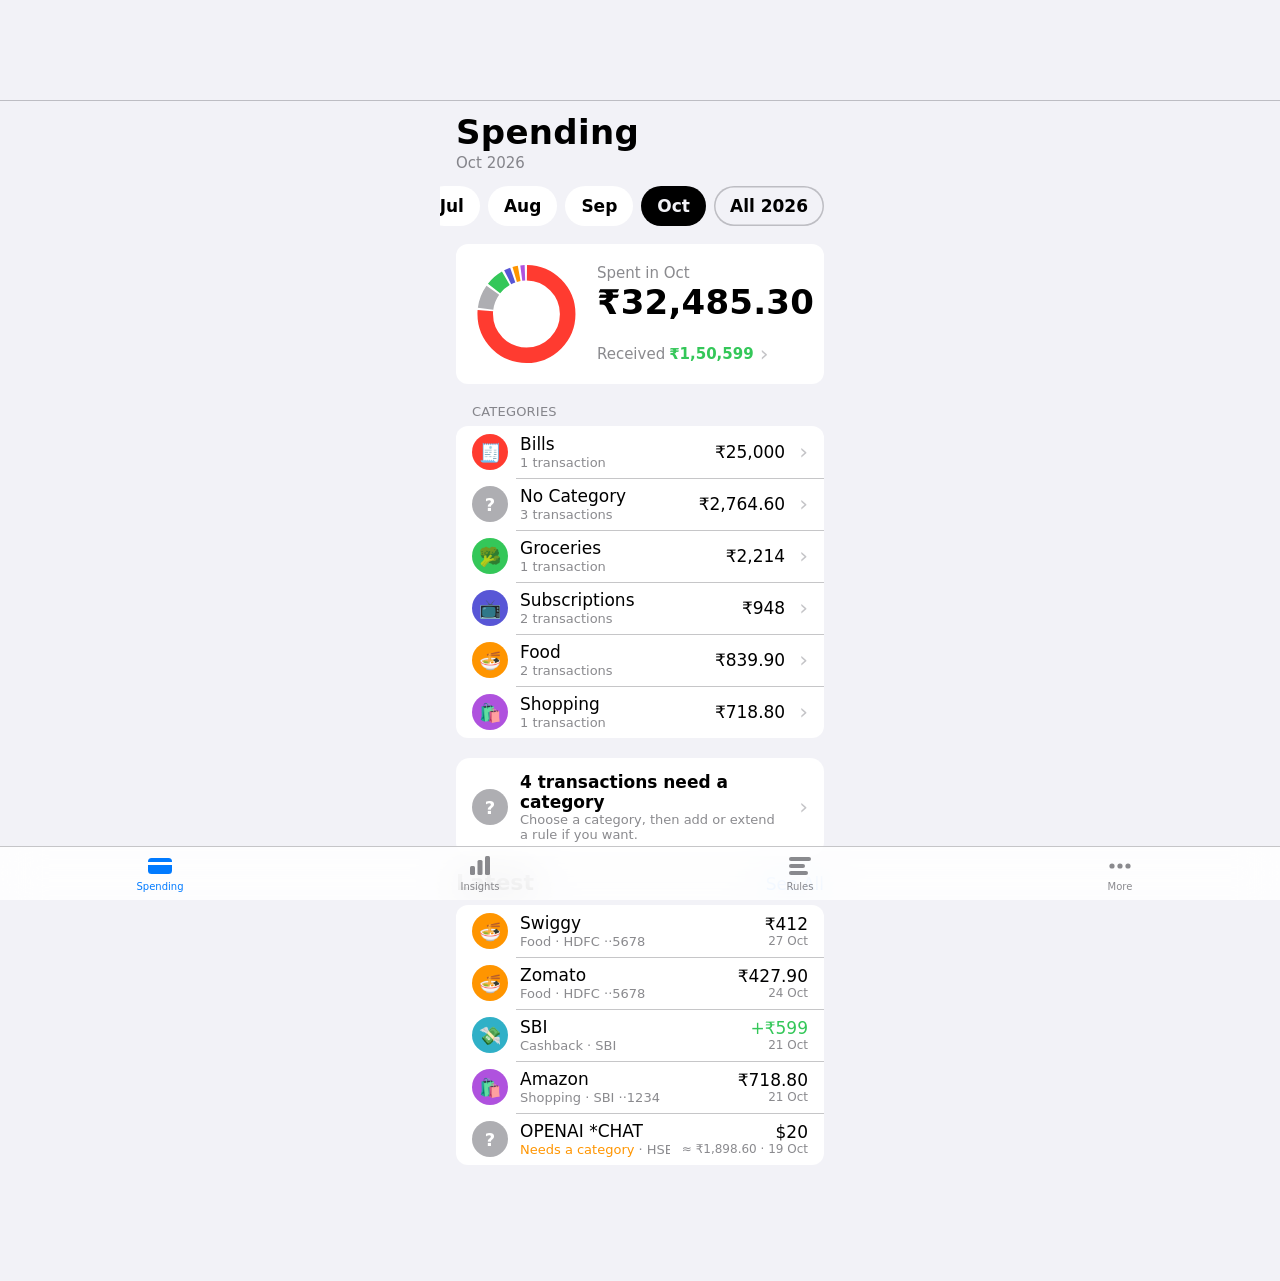
<file: dashboard/preview.html>
<!doctype html>
<!-- Laptop preview with fake data. Not installed on the phone (not in manifest.json).
     Loads the same files Scriptable inlines; Save logs the change instead of writing files. -->
<html lang="en">
<head>
<meta charset="utf-8">
<meta name="viewport" content="width=device-width, initial-scale=1">
<title>FinTrack dashboard preview</title>
<link rel="stylesheet" href="style.css">
<style>body { max-width: 400px; margin: 0 auto; min-height: 100vh; }</style>
</head>
<body>
<div id="app"></div>
<script>var module = { exports: {} };</script>
<script src="../lib/tags.js"></script>
<script>window.FT = { tags: module.exports }; module = { exports: {} };</script>
<script src="../lib/format.js"></script>
<script>FT.format = module.exports; module = { exports: {} };</script>
<script src="../lib/accounts.js"></script>
<script>FT.accounts = module.exports;</script>
<script src="app.js"></script>
<script>
  const MERCHANTS = [
    ["Swiggy", -41200, "HDFC", "5678"], ["Zomato", -38900, "HDFC", "5678"], ["Amazon", -59900, "SBI", "1234"],
    ["Uber", -27600, "ICICI", "246"], ["BLUE TOKAI", -34000, "HDFC", "5678"], ["THIRD WAVE COFFEE", -41000, "ICICI", "246"],
    ["Google", -29900, "ICICI", "246"], ["RAHUL K", -3000000, "SBI", "4321"], ["BIGBASKET", -184500, "SBI", "1234"],
  ];
  const BILLS = [["NETFLIX", -64900, 3], ["HOUSE RENT", -2500000, 1], ["AIRTEL", -99900, 12, true], ["BESCOM", -185000, 18, true], ["SPOTIFY", -11900, 30, true]];
  const months = {};
  for (let back = 0; back < 6; back++) {
    const d = new Date(2026, 9 - back, 1);
    const ym = `${d.getFullYear()}-${String(d.getMonth() + 1).padStart(2, "0")}`;
    const list = [];
    MERCHANTS.forEach(([merchant, paise, bank, account], i) => {
      if ((i + back) % 4 === 3) return;
      const day = String(27 - ((i * 3 + back) % 26)).padStart(2, "0");
      list.push({ id: `${ym}-${i}`, date: `${ym}-${day}`, merchant, bank, account, currency: "INR",
        amountPaise: Math.round(paise * (1 + ((i + back) % 3) / 10)), template: "generic", confidence: "high",
        raw: `Rs ${-paise / 100} debited from A/c XX${account} towards ${merchant}`, capturedAt: `${ym}-${day}T10:00:00Z` });
    });
    BILLS.forEach(([merchant, paise, day, skipNow], i) => {
      if (back === 0 && skipNow) return;
      const date = `${ym}-${String(day).padStart(2, "0")}`;
      list.push({ id: `${ym}-bill${i}`, date, merchant, bank: "SBI", account: "8948", currency: "INR",
        amountPaise: merchant === "BESCOM" ? Math.round(paise * (1 + (back % 3) / 20)) : paise, template: "generic", confidence: "high",
        raw: `Rs ${-paise / 100} debited from A/c XX8948 towards ${merchant}`, capturedAt: `${date}T10:00:00Z` });
    });
    list.push({ id: `${ym}-cb`, date: `${ym}-21`, merchant: null, bank: "SBI", account: null, currency: "INR", amountPaise: 59900,
      template: "generic", confidence: "low", raw: "It's Cashback Time! Rs. 599 has been credited to your CASHBACK SBI Card account", capturedAt: `${ym}-21T10:00:00Z` });
    if (back === 0) list.push(
      { id: "self-in", date: "2026-10-25", merchant: "you.name@sbi", bank: "HSBC", account: "6001", currency: "INR", amountPaise: 2000000, template: "hsbc-upi-credit", confidence: "high",
        raw: "Your HSBC Acc XXXXXX6001 is credited for INR 20,000.00 on 25-Oct-26 from you.name@sbi. UPI Ref No 600000000001", capturedAt: "2026-10-25T10:00:00Z" },
      { id: "self-bill", date: "2026-10-24", merchant: "SBI CARDS AND PAYMENT", bank: "HSBC", account: "6001", currency: "INR", amountPaise: -1543000, template: "hsbc-account-paid", confidence: "high",
        raw: "INR 15,430.00 is paid from HSBC account XXXXXX6001 to SBI CARDS AND PAYMENT on 24-Oct-26 with ref 600000000002.", capturedAt: "2026-10-24T10:00:00Z" },
      { id: "self-name", date: "2026-10-23", merchant: "A KUMAR", bank: "SBI", account: "4321", currency: "INR", amountPaise: -500000, template: "sbi-upi-debit", confidence: "high",
        raw: "Dear UPI user A/C X4321 debited by 5000.00 on date 23Oct26 trf to A KUMAR Refno 600000000003 If not u? call-1800111109 for other services-18001234-SBI", capturedAt: "2026-10-23T10:00:00Z" },
      { id: "self-neft", date: "2026-10-17", merchant: "ARJUN MEHTA (SBIN ··4321)", bank: "HSBC", account: null, currency: "INR", amountPaise: -2500000, template: "hsbc-neft-out", confidence: "high",
        raw: "HSBC: Dear HSBC Customer, your NEFT transaction with reference number HSBCN00000000001 for INR 25,000.00 has been credited to the SBIN A/c XXXXXXX4321 of ARJUN MEHTA on 17-10-2026 at 16:08:02 .", capturedAt: "2026-10-17T10:00:00Z" },
      { id: "self-card", date: "2026-10-26", merchant: "HSBC Card ··9012", card: "9012", bank: "HSBC", account: "001", currency: "INR", amountPaise: -1200000, template: "hsbc-card-payment", confidence: "high",
        raw: "HSBC: Dear Customer, your HSBC A/c 000000***-001 has been debited with INR 12,000.00- on 26OCT as payment towards card ending with 9012 . Your avl Bal is 1,00,000.00.", capturedAt: "2026-10-26T10:00:00Z" },
      { id: "salary", date: "2026-10-14", merchant: "ACME TECH PVT LTD (CITI ··7788)", bank: "HSBC", account: "001", currency: "INR", amountPaise: 15000000, template: "hsbc-neft-in", confidence: "high",
        raw: "HSBC: A/c 000000***-001 is credited with INR 1,50,000.00 + on 14OCT at 12.35.54 with UTR CITIN00000000001 as NEFT from CITI A/c ***7788 of ACME TECH PVT LTD*** . Your Avl Bal is INR 2,00,000.00.", capturedAt: "2026-10-14T10:00:00Z" });
    if (back === 0) list.push({ id: "usd", date: "2026-10-19", merchant: "OPENAI *CHATGPT", bank: "HSBC", account: "1234", currency: "USD",
      amountPaise: -2000, inrPaise: -189860, exchangeRate: 94.93, exchangeRateDate: "2026-10-19",
      template: "hsbc-cc-spend", confidence: "high", raw: "HSBC Credit Card used at OPENAI", capturedAt: "2026-10-19T10:00:00Z" });
    months[ym] = list.sort((a, b) => (a.date < b.date ? 1 : -1));
  }
  const rules = [
    { when: { direction: "in", text: "cashback" }, set: { category: "Cashback" } },
    { when: { merchant: "swiggy|zomato", direction: "out" }, set: { category: "Food" } },
    { when: { merchant: "uber|ola|rapido" }, set: { category: "Travel" } },
    { when: { merchant: "^Amazon$" }, set: { category: "Shopping" } },
    { when: { merchant: "^Google$" }, set: { category: "Subscriptions" } },
    { when: { merchant: "netflix|spotify" }, set: { category: "Subscriptions" } },
    { when: { merchant: "airtel|bescom|rent" }, set: { category: "Bills" } },
    { when: { merchant: "^BIGBASKET$" }, set: { category: "Groceries" } },
    { when: { merchant: "^RAHUL K$" }, set: { category: "Transfers" } },
  ];
  const unparsed = [
    { id: "u1", text: "Your a/c XX4321 has a pending mandate of Rs 499.00 for NETFLIX on 30-10-26." },
    { id: "u2", text: "Rs.250 sent via PhonePe to 98XXXXXX12 from A/c X7788." },
  ];
  fintrack.send = (message) => {
    console.log("[preview] Scriptable would run:", JSON.stringify(message, null, 1));
    if (message.action === "addManual") {
      const ym = message.date.slice(0, 7);
      const id = `manual-preview-${Date.now()}`;
      const tx = {
        id, template: "manual", confidence: "high", bank: message.bank, accountType: message.accountType,
        account: message.account, merchant: message.merchant, currency: "INR",
        amountPaise: message.direction === "out" ? -message.amountPaise : message.amountPaise,
        date: message.date, raw: null, note: message.note || null, capturedAt: new Date().toISOString(),
        manual: { category: message.category },
      };
      months[ym] = [tx, ...(months[ym] || [])];
      return setTimeout(() => fintrack.reply({
        ok: true, title: "Added", message: "", ym, id,
        data: { months, rules, categories: { Transfers: { emoji: "↔︎", colour: "#8e8e93" } }, accounts, unparsed, version: "preview · fake data", currentMonth: ym },
      }), 150);
    }
    const replies = {
      save: { ok: true },
      pasteSms: { ok: true, title: "Saved", message: "−₹120.00 Swiggy (preview)" },
      copy: { ok: true, title: "Copied", message: "" },
      deleteTx: { ok: true, title: "Deleted", message: "Preview only: nothing was deleted." },
      clearUnparsed: { ok: true, title: "Cleared", message: "", data: { months, rules, unparsed: [], version: "preview" } },
      update: { ok: true, title: "Updating", message: "Open FinTrack again when the update has finished." },
    };
    setTimeout(() => fintrack.reply(replies[message.action] || { ok: false, message: "Unknown action" }), 150);
  };
  const accounts = [
    { bank: "SBI", account: { last4: "4321", name: "Savings", upi: ["you.name@sbi"] }, cards: [{ last4: "5678", name: "Cashback", bills: ["SBI CARDS"] }] },
    { bank: "HSBC", account: { last4: "6001", name: "Savings", upi: ["you@okhsbc"], names: ["A KUMAR"] }, cards: [{ last4: "9012", name: "Premier", bills: ["HSBC CARD"] }] },
  ];
  fintrack.load({ months, rules, categories: { Transfers: { emoji: "↔︎", colour: "#8e8e93" } }, accounts, unparsed, version: "preview · fake data", currentMonth: "2026-10" });
</script>
</body>
</html>
</file>
<file: dashboard/style.css>
:root {
  --bg: #f2f2f7; --card: #fff; --text: #000; --sec: rgba(60, 60, 67, .6); --sep: rgba(60, 60, 67, .29);
  --fill: rgba(120, 120, 128, .12); --blue: #007aff; --red: #ff3b30; --green: #34c759; --orange: #ff9500; --chev: #c4c4c7; --seg-on: #fff;
}
@media (prefers-color-scheme: dark) {
  :root {
    --bg: #000; --card: #1c1c1e; --text: #fff; --sec: rgba(235, 235, 245, .6); --sep: rgba(84, 84, 88, .6);
    --fill: rgba(120, 120, 128, .24); --blue: #0a84ff; --red: #ff453a; --green: #30d158; --orange: #ff9f0a; --chev: #5a5a5e; --seg-on: #636366;
  }
}
* { box-sizing: border-box; -webkit-tap-highlight-color: transparent; }
html, body { margin: 0; background: var(--bg); color: var(--text); font: 17px -apple-system, system-ui, sans-serif; -webkit-text-size-adjust: 100%; }
body { padding-top: env(safe-area-inset-top); }
body.scroll-locked { position: fixed; left: 0; right: 0; width: 100%; overflow: hidden; }
/* Scriptable's Close / Share banner floats over the top of the page and the page cannot measure it;
   100px is where it ends on an iPhone 17. The line marks where the page starts and stays put. */
:root { --banner: 100px; }
body::before { content: ""; position: fixed; top: var(--banner); left: 0; right: 0; z-index: 5; height: 1px; background: var(--sep); pointer-events: none; }
button { font: inherit; color: inherit; background: none; border: none; padding: 0; text-align: inherit; cursor: pointer; }
input { font: inherit; color: var(--text); background: none; border: none; outline: none; min-width: 0; }
input::placeholder { color: var(--sec); }
.screen { padding-top: max(0px, calc(var(--banner) - env(safe-area-inset-top))); padding-bottom: calc(96px + env(safe-area-inset-bottom)); }
.screen.no-tabs { padding-bottom: calc(24px + env(safe-area-inset-bottom)); }

/* Navigation */
.nav { position: sticky; top: var(--banner); z-index: 4; display: flex; align-items: center; justify-content: space-between; gap: 8px; min-height: 44px; padding: 0 16px; background: color-mix(in srgb, var(--bg) 85%, transparent); -webkit-backdrop-filter: blur(20px); backdrop-filter: blur(20px); }
.nav > * { flex: 1; } .nav .mid { text-align: center; font-weight: 600; white-space: nowrap; } .nav .end { text-align: right; }
.nav button { color: var(--blue); }
.large { font-size: 34px; font-weight: 700; letter-spacing: .3px; padding: 2px 16px 10px; }
.large.first { padding-top: 12px; }
.large small { display: block; font-size: 15px; font-weight: 400; letter-spacing: 0; color: var(--sec); margin-top: 2px; }

/* Grouped lists and cards */
.group { background: var(--card); border-radius: 12px; margin: 0 16px 20px; overflow: hidden; }
.pad { padding: 14px 16px; }
.sh { font-size: 13px; color: var(--sec); text-transform: uppercase; letter-spacing: .2px; margin: 0 32px 7px; }
.sf { font-size: 13px; color: var(--sec); margin: -14px 32px 20px; line-height: 1.35; }
.sh2 { display: flex; justify-content: space-between; align-items: baseline; font-size: 22px; font-weight: 700; margin: 6px 16px 10px; }
.sh2 button { font-size: 17px; font-weight: 400; color: var(--blue); }
.li { display: flex; align-items: center; gap: 12px; width: 100%; min-height: 50px; padding: 8px 16px; position: relative; }
.li + .li::before { content: ""; position: absolute; top: 0; right: 0; left: 60px; border-top: .5px solid var(--sep); }
.li.plain + .li.plain::before, .li.plain + .li::before { left: 16px; }
.li .main { flex: 1; min-width: 0; }
.li .t1 { white-space: nowrap; overflow: hidden; text-overflow: clip; }
.li .t2 { font-size: 13px; color: var(--sec); margin-top: 1px; white-space: nowrap; overflow: hidden; text-overflow: clip; }
.li .amt { text-align: right; white-space: nowrap; } .li .amt small { display: block; font-size: 12px; color: var(--sec); }
.li .val { color: var(--sec); white-space: nowrap; }
.li input { flex: 1; text-align: right; }
.li input[type="date"] { width: auto; max-width: 65%; margin-left: auto; text-align: right; }
.li input[type="date"]::-webkit-date-and-time-value { text-align: right; }
.li input.left { text-align: left; }
.chev::after { content: "›"; color: var(--chev); font-size: 22px; line-height: 1; margin-left: 2px; }
.check { color: var(--blue); font-weight: 600; }
.link { color: var(--blue); }
.danger { color: var(--red); }
.in { color: var(--green); }
.warn { color: var(--orange); }
.big { font-size: 34px; font-weight: 700; letter-spacing: .2px; }
.muted { color: var(--sec); font-size: 15px; }
.small { font-size: 13px; }
.empty { color: var(--sec); padding: 14px 16px; }

.ic { width: 36px; height: 36px; border-radius: 50%; display: flex; align-items: center; justify-content: center; font-size: 18px; color: #fff; font-weight: 700; flex: 0 0 auto; }
.ic.sq { width: 30px; height: 30px; border-radius: 8px; font-size: 16px; }
.ic.xl { width: 72px; height: 72px; font-size: 34px; margin: 0 auto 10px; }
.self-icon svg { width: 22px; height: 22px; fill: none; stroke: currentColor; stroke-width: 1.8; stroke-linecap: round; stroke-linejoin: round; }
.self-icon.xl svg { width: 40px; height: 40px; }

/* Rare transaction actions live behind the top-right ••• menu. */
.tx-actions { display: flex; justify-content: flex-end; align-items: center; gap: 14px; }
.tx-actions [data-act="tx-menu"] { font-size: 22px; font-weight: 700; letter-spacing: 1px; line-height: 1; padding: 4px 0 8px; }
.tx-menu-dim { position: fixed; inset: 0; z-index: 6; width: 100%; touch-action: none; }
.tx-menu { position: fixed; z-index: 7; top: calc(var(--banner) + 38px); right: 12px; width: 235px; overflow: hidden;
  background: var(--card); border-radius: 12px; box-shadow: 0 8px 28px rgba(0, 0, 0, .24); }
.tx-menu button { display: block; width: 100%; padding: 14px 16px; text-align: left; color: var(--blue); }
.tx-menu button.danger { color: var(--red); }
.tx-menu button + button { border-top: .5px solid var(--sep); }
.message-body { padding: 14px 16px; line-height: 1.4; user-select: text; -webkit-user-select: text; }
.message-body + .li::before { content: ""; position: absolute; top: 0; left: 16px; right: 0; border-top: .5px solid var(--sep); }


.card { background: var(--card); border-radius: 14px; margin: 0 16px 14px; padding: 14px 16px; }
.card .hd { display: flex; align-items: center; gap: 6px; font-size: 15px; font-weight: 600; margin-bottom: 6px; }
.card .lead { font-size: 17px; line-height: 1.35; }
.attention { display: flex; align-items: center; gap: 12px; width: calc(100% - 32px); }

/* Parser review: exact SMS evidence for work in the code editor. */
.review-badge { flex: 0 0 auto; border-radius: 10px; padding: 3px 8px; font-size: 12px; font-weight: 600; }
.review-badge.guessed { color: #9a5700; background: #fff0d8; }
.review-badge.missed { color: #b4231a; background: #ffe3e1; }
.review-card { margin: 0 16px 14px; overflow: hidden; border-radius: 14px; background: var(--card); }
.review-body { padding: 14px 16px; }
.review-status { display: flex; align-items: center; justify-content: space-between; color: var(--sec); font-size: 13px; margin-bottom: 10px; }
.review-title { font-size: 18px; font-weight: 600; }
.review-facts { color: var(--sec); font-size: 13px; margin-top: 2px; }
.review-label { color: var(--sec); font-size: 11px; text-transform: uppercase; letter-spacing: .3px; margin-top: 13px; }
.review-raw { margin-top: 5px; padding: 10px 11px; border-radius: 9px; background: var(--fill); font: 13px/1.4 ui-monospace, SFMono-Regular, Menlo, monospace;
  white-space: pre-wrap; overflow-wrap: anywhere; user-select: text; -webkit-user-select: text; }
.review-actions { display: grid; grid-template-columns: 1fr 1fr; border-top: .5px solid var(--sep); }
.review-actions.one { grid-template-columns: 1fr; }
.review-actions button { padding: 12px 7px; color: var(--blue); text-align: center; }
.review-actions button + button { border-left: .5px solid var(--sep); }
.review-empty { color: var(--sec); padding: 56px 24px; text-align: center; }

.seg { display: flex; background: var(--fill); border-radius: 9px; padding: 2px; flex: 0 0 200px; }
.seg button { flex: 1; text-align: center; font-size: 13px; padding: 5px 0; border-radius: 7px; }
.seg .on { background: var(--seg-on); font-weight: 600; box-shadow: 0 2px 6px rgba(0, 0, 0, .12); }

.toggle { width: 51px; height: 31px; border-radius: 16px; background: var(--fill); position: relative; flex: 0 0 auto; transition: background .2s; }
.toggle::after { content: ""; position: absolute; left: 2px; top: 2px; width: 27px; height: 27px; border-radius: 50%; background: #fff; box-shadow: 0 2px 4px rgba(0, 0, 0, .25); transition: left .2s; }
.toggle.on { background: var(--green); } .toggle.on::after { left: 22px; }

.chips { display: flex; flex-wrap: wrap; gap: 6px; padding: 0 16px 12px; }
.chips button { font-size: 13px; padding: 4px 10px; border-radius: 14px; background: var(--fill); }
.chips button.on { background: var(--blue); color: #fff; }

/* Rules as sentences */
.sentence { display: block; width: calc(100% - 32px); background: var(--card); border-radius: 14px; margin: 0 16px 10px; padding: 12px 16px; line-height: 2; }
.sentence .lbl { font-size: 12px; color: var(--sec); text-transform: uppercase; letter-spacing: .3px; line-height: 1.2; margin-bottom: 4px; display: flex; justify-content: space-between; }
.sentence.moving { display: flex; align-items: center; gap: 10px; position: relative; }
.sentence.moving .body { flex: 1; min-width: 0; }
.sentence.lifted { z-index: 3; box-shadow: 0 12px 30px rgba(0,0,0,.22); }
.grip { flex: 0 0 auto; align-self: stretch; display: flex; align-items: center; padding: 0 2px 0 8px; font-size: 22px; color: var(--sec); touch-action: none; -webkit-user-select: none; user-select: none; }
.nav .rules-end { display: flex; justify-content: flex-end; align-items: center; gap: 18px; }
.nav .plus { font-size: 26px; line-height: 1; }
.nav .reorder { display: flex; align-items: center; justify-content: center; width: 32px; height: 32px; border-radius: 16px; }
.nav .reorder.on { background: var(--blue); color: #fff; }
.reorder svg, .inline-icon svg { width: 22px; height: 22px; fill: none; stroke: currentColor; stroke-width: 2.1; stroke-linecap: round; stroke-linejoin: round; }
.inline-icon svg { width: 16px; height: 16px; vertical-align: -3px; }
.large small.live { color: var(--blue); }
.tok { display: inline-block; padding: 1px 9px; border-radius: 8px; font-weight: 600; line-height: 1.6; background: color-mix(in srgb, var(--c) 16%, transparent); color: var(--c); }

/* Tab bar */
.tabbar { position: fixed; left: 0; right: 0; bottom: 0; z-index: 4; display: flex; justify-content: space-around; padding: 7px 0 calc(8px + env(safe-area-inset-bottom)); border-top: .5px solid var(--sep); background: color-mix(in srgb, var(--card) 85%, transparent); -webkit-backdrop-filter: blur(20px); backdrop-filter: blur(20px); }
.tabbar button { width: 76px; text-align: center; font-size: 10px; font-weight: 500; color: var(--sec); }
.tabbar svg { display: block; margin: 0 auto 3px; width: 26px; height: 24px; fill: currentColor; }
.tabbar .on { color: var(--blue); }

/* Alert */
.dim { position: fixed; inset: 0; z-index: 9; background: rgba(0, 0, 0, .35); display: flex; align-items: center; justify-content: center; touch-action: none; }
.alert { width: 270px; background: color-mix(in srgb, var(--card) 96%, transparent); border-radius: 14px; text-align: center; overflow: hidden; -webkit-backdrop-filter: blur(20px); backdrop-filter: blur(20px); }
.alert .body { padding: 18px 16px 14px; }
.alert h3 { margin: 0 0 4px; font-size: 17px; }
.alert p { margin: 0; font-size: 13px; line-height: 1.35; }
.alert .acts { display: flex; border-top: .5px solid var(--sep); }
.alert .acts button { flex: 1; padding: 11px; color: var(--blue); text-align: center; }
.alert .acts button + button { border-left: .5px solid var(--sep); font-weight: 600; }
.alert .acts button.danger { color: var(--red); }

/* Brief confirmation for completed actions; unlike an alert, it needs no dismissal. */
.toast { position: fixed; z-index: 30; left: 50%; bottom: calc(24px + env(safe-area-inset-bottom)); transform: translateX(-50%);
  padding: 9px 14px; border-radius: 18px; background: var(--text); color: var(--bg); font-size: 13px; font-weight: 600; white-space: nowrap;
  opacity: 1; transition: opacity .2s; }
.toast.out { opacity: 0; }

/* Month strip and year bars */
.strip { position: relative; display: flex; align-items: center; gap: 8px; overflow-x: auto; padding: 4px 16px 18px; scrollbar-width: none; }
.strip::-webkit-scrollbar { display: none; }
.yearlbl { flex: none; color: var(--sec); font-size: 13px; font-weight: 600; padding: 0 2px 0 6px; }
.yearlbl:first-child { padding-left: 0; }
.pill { flex: none; height: 40px; padding: 0 16px; border-radius: 20px; background: var(--card); font-size: 17px; font-weight: 600; }
.pill.year { background: none; box-shadow: inset 0 0 0 1.5px var(--sep); }
.pill.on, .pill.year.on { background: var(--text); color: var(--bg); box-shadow: none; }
.bars { display: flex; align-items: flex-end; gap: 6px; height: 130px; margin-top: 14px; }
.bars button { flex: 1; height: 100%; display: flex; flex-direction: column; align-items: center; justify-content: flex-end; gap: 6px; }
.bars .b { width: 100%; border-radius: 5px; background: var(--blue); }
.bars button[disabled] .b { background: var(--fill); }
.bars .l { font-size: 11px; color: var(--sec); }

/* Trends tab */
.seg.wide { margin: 0 16px 16px; }
.seg.wide button { font-size: 14px; padding: 7px 0; }
.pill .dot { display: inline-block; width: 9px; height: 9px; border-radius: 50%; margin-right: 7px; }
.up { color: var(--red); } .down { color: var(--green); }
svg.line { display: block; width: 100%; margin-top: 12px; }
svg.bubbles { display: block; width: 100%; max-height: 360px; }

/* Category icon picker */
.emojis { display: grid; grid-template-columns: repeat(6, 1fr); gap: 6px; }
.emojis button { height: 44px; border-radius: 12px; font-size: 24px; text-align: center; background: var(--fill); }
.emoji-label { font-size: 12px; color: var(--sec); text-transform: uppercase; letter-spacing: .3px; margin: 0 2px 6px; }
.emojis + .emoji-label { margin-top: 14px; }
.any-emoji, .emoji-input { display: block; width: 100%; margin-top: 14px; height: 44px; border-radius: 12px; font-size: 16px; }
.any-emoji { text-align: center; border: 1.5px dashed color-mix(in srgb, var(--blue) 55%, transparent); color: var(--blue); font-weight: 600; }
.emoji-input { border: 1.5px solid var(--blue); padding: 0 12px; background: var(--card); color: var(--text); font: inherit; }
.colour-label { margin: 16px 2px 0; color: var(--sec); font-size: 12px; text-transform: uppercase; letter-spacing: .3px; }
.swatches { display: flex; flex-wrap: wrap; gap: 10px; margin-top: 14px; }
.colour-label + .swatches { margin-top: 7px; }
.swatches button { width: 44px; height: 44px; border-radius: 22px; }
.swatches button.on { box-shadow: 0 0 0 2px var(--card), 0 0 0 4px var(--text); }
.swatch { display: inline-block; width: 14px; height: 14px; border-radius: 7px; vertical-align: -2px; margin-left: 4px; }
.chev.open { transform: rotate(90deg); }
.received { display: flex; align-items: center; gap: 4px; margin-top: 6px; font-size: 15px; color: var(--sec); }
.received b { font-weight: 600; }

/* Rule editor: the sentence, and the sheet a part of it opens */
.rule-sentence { font-size: 21px; line-height: 2; padding: 12px 16px; }
.tok.edit { font: inherit; font-weight: 600; background: none; box-shadow: inset 0 0 0 1.5px var(--c); color: var(--c); padding: 1px 9px; line-height: 1.6; }
.tok.edit::after { content: " ▾"; font-size: 11px; }
.sheet-dim { position: fixed; inset: 0; background: rgba(0, 0, 0, .3); z-index: 20; touch-action: none; }
.sheet { position: fixed; left: 0; right: 0; bottom: 0; z-index: 21; max-height: 78vh; overflow-y: auto; overscroll-behavior: contain; -webkit-overflow-scrolling: touch;
  background: var(--bg); border-radius: 14px 14px 0 0; padding: 6px 0 calc(24px + env(safe-area-inset-bottom)); box-shadow: 0 -10px 40px rgba(0, 0, 0, .25); }
.sheet .grab { width: 36px; height: 5px; border-radius: 3px; background: var(--chev); margin: 0 auto 2px; }
.sheet .nav { position: static; background: none; -webkit-backdrop-filter: none; backdrop-filter: none; }
</file>
